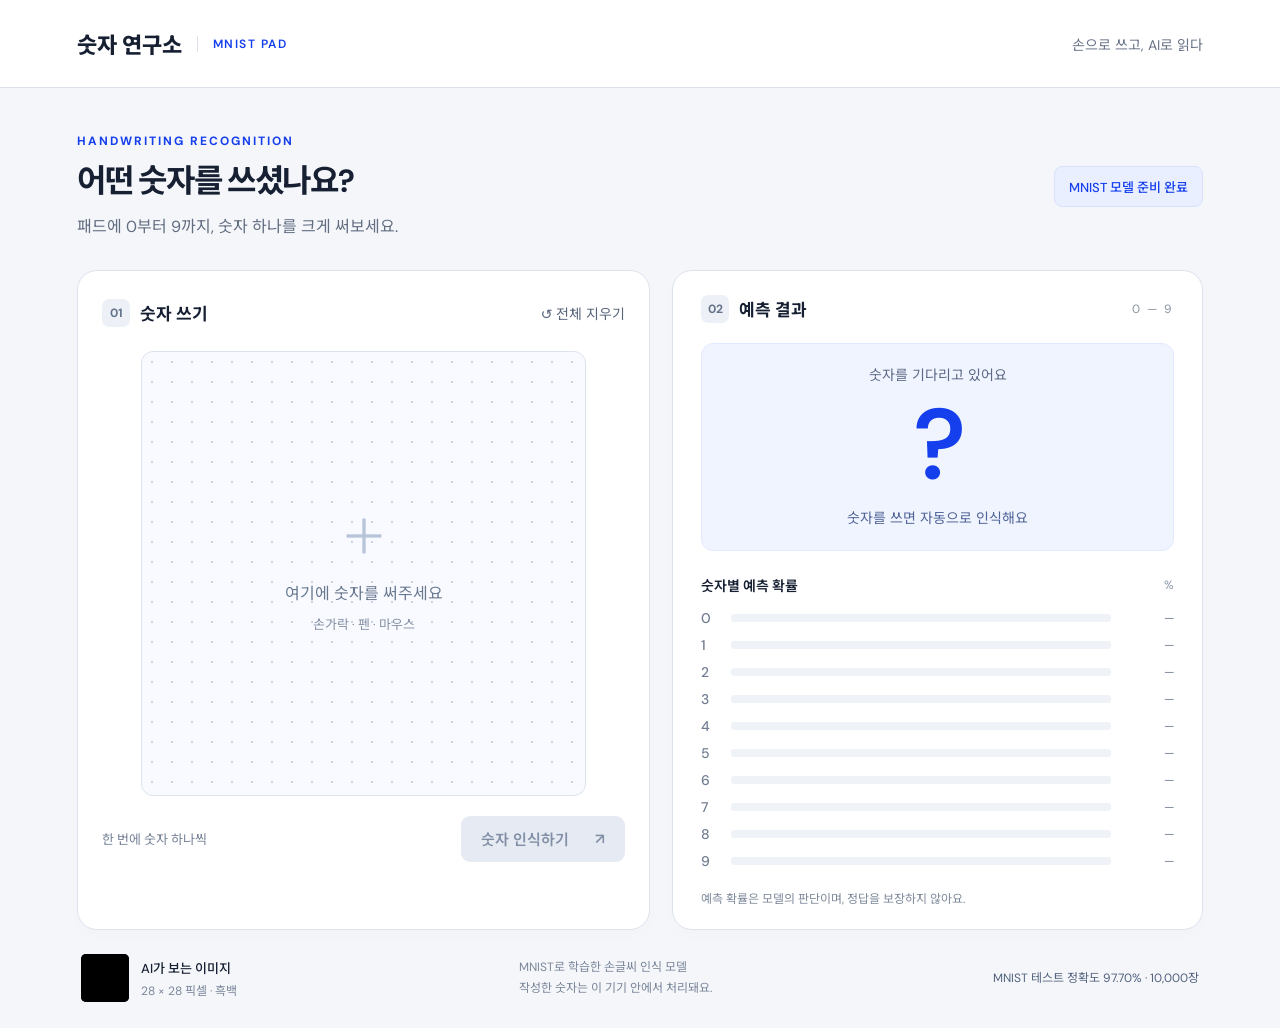
<file: index.html>
<!doctype html>
<html lang="ko"><head><base href="./mnist-github-pages/"><meta charset="utf-8"><meta name="viewport" content="width=device-width,initial-scale=1"><meta name="theme-color" content="#153fec"><meta name="description" content="패드에 쓴 손글씨 숫자를 MNIST로 학습한 모델로 인식합니다."><title>숫자 연구소 · MNIST Pad</title><link rel="stylesheet" href="./style.css"></head>
<body><header><a class="brand" href="../">숫자 연구소<span>MNIST PAD</span></a><span class="header-note">손으로 쓰고, AI로 읽다</span></header>
<main><div class="intro"><div><p class="eyebrow">HANDWRITING RECOGNITION</p><h1>어떤 숫자를 쓰셨나요?</h1><p>패드에 0부터 9까지, 숫자 하나를 크게 써보세요.</p></div><div id="model-status" class="status" role="status">모델을 준비하고 있어요</div></div>
<div class="workspace"><section class="draw-panel" aria-labelledby="pad-title"><div class="panel-top"><h2 id="pad-title"><span>01</span> 숫자 쓰기</h2><button id="clear" class="text-button" type="button">↺ 전체 지우기</button></div><div class="pad-wrap"><canvas id="pad" width="560" height="560" aria-label="손가락, 펜 또는 마우스로 숫자를 쓰는 패드"></canvas><div id="pad-hint" class="pad-hint"><span class="hint-mark">＋</span>여기에 숫자를 써주세요<small>손가락 · 펜 · 마우스</small></div></div><div class="pad-bottom"><span>한 번에 숫자 하나씩</span><button id="predict" type="button" disabled>숫자 인식하기 <span>↗</span></button></div></section>
<section class="result-panel" aria-labelledby="result-title"><div class="panel-top"><h2 id="result-title"><span>02</span> 예측 결과</h2><span class="micro">0 — 9</span></div><div class="prediction" aria-live="polite"><p id="result-label">숫자를 기다리고 있어요</p><div id="digit">?</div><div id="confidence">숫자를 쓰면 자동으로 인식해요</div></div><div class="distribution"><div class="distribution-title"><h3>숫자별 예측 확률</h3><span>%</span></div><div id="bars"></div></div><p id="result-note" class="result-note">예측 확률은 모델의 판단이며, 정답을 보장하지 않아요.</p></section></div>
<footer><div class="input-preview"><canvas id="preview" width="28" height="28" aria-label="모델에 입력되는 28×28 흑백 이미지"></canvas><div><strong>AI가 보는 이미지</strong><span>28 × 28 픽셀 · 흑백</span></div></div><p>MNIST로 학습한 손글씨 인식 모델<br>작성한 숫자는 이 기기 안에서 처리돼요.</p><span id="accuracy" class="accuracy"></span></footer></main><script type="module" src="./app.js"></script></body></html>
</file>
